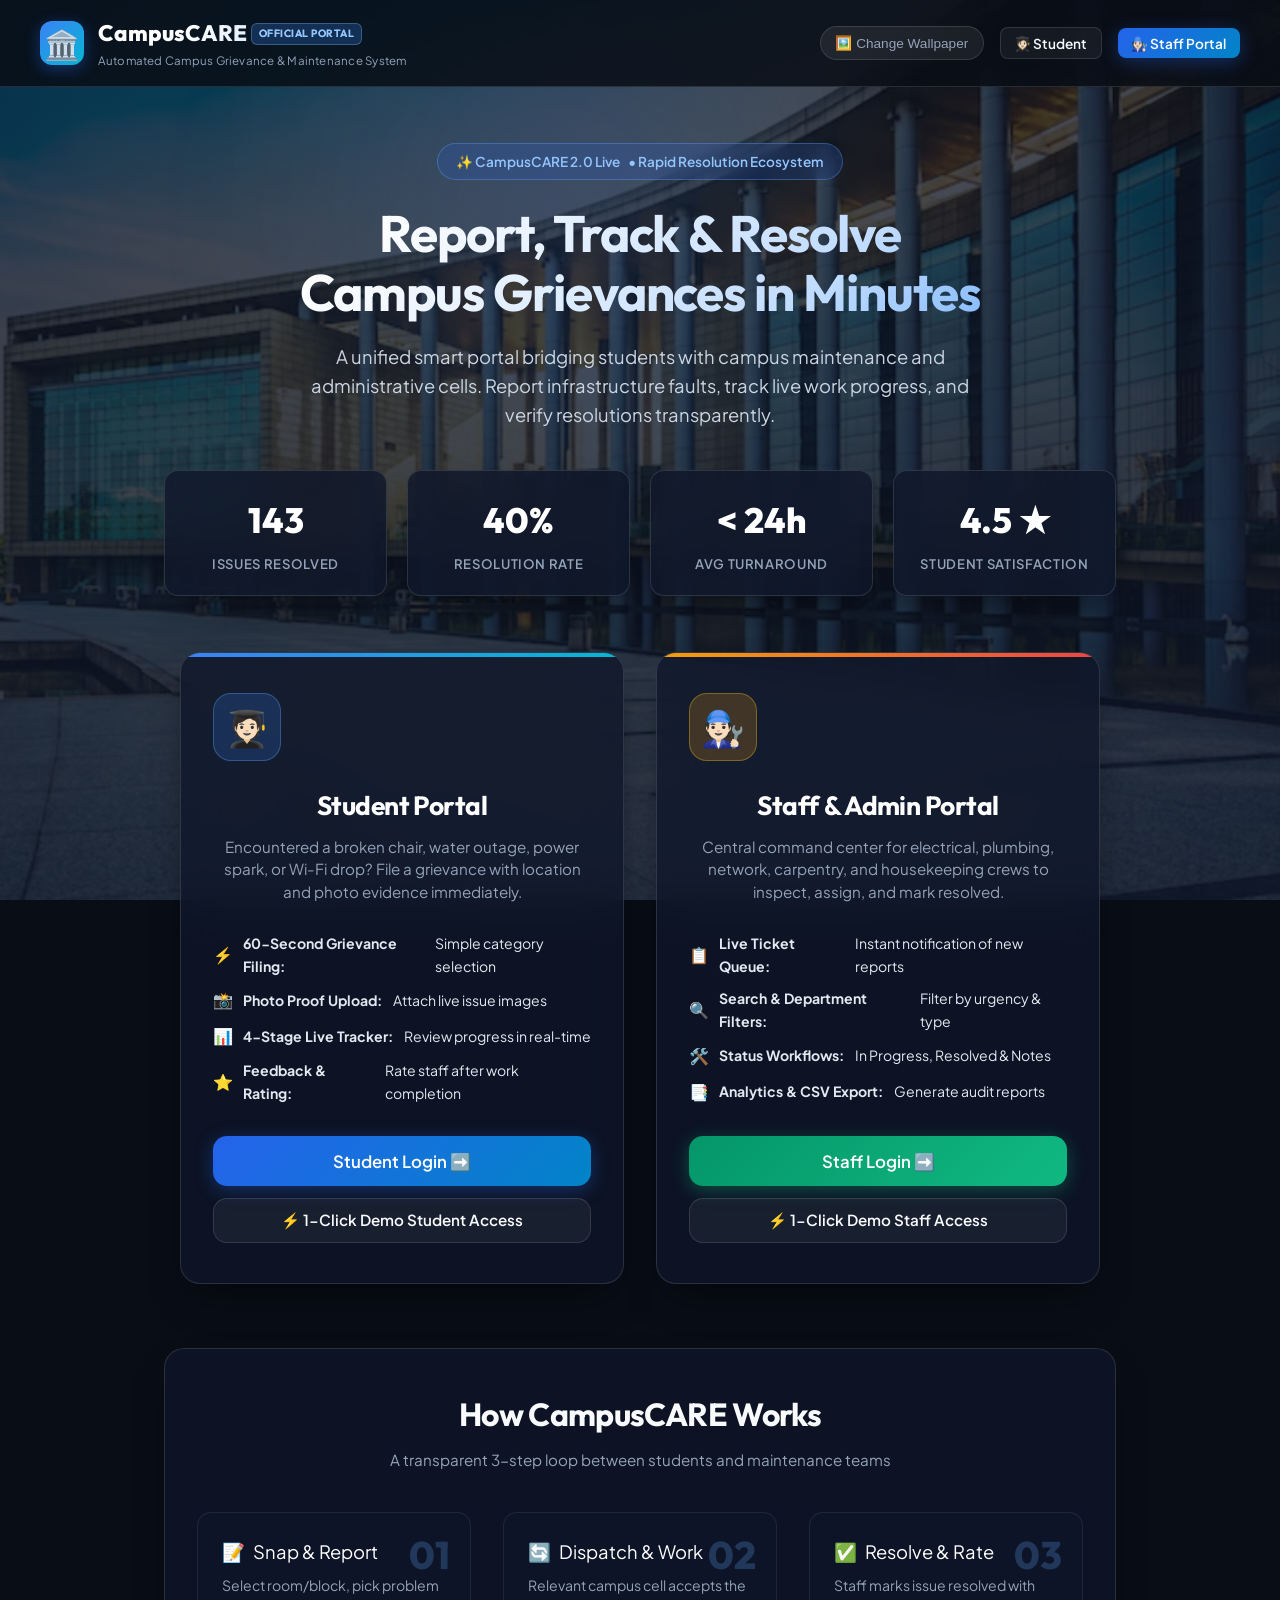
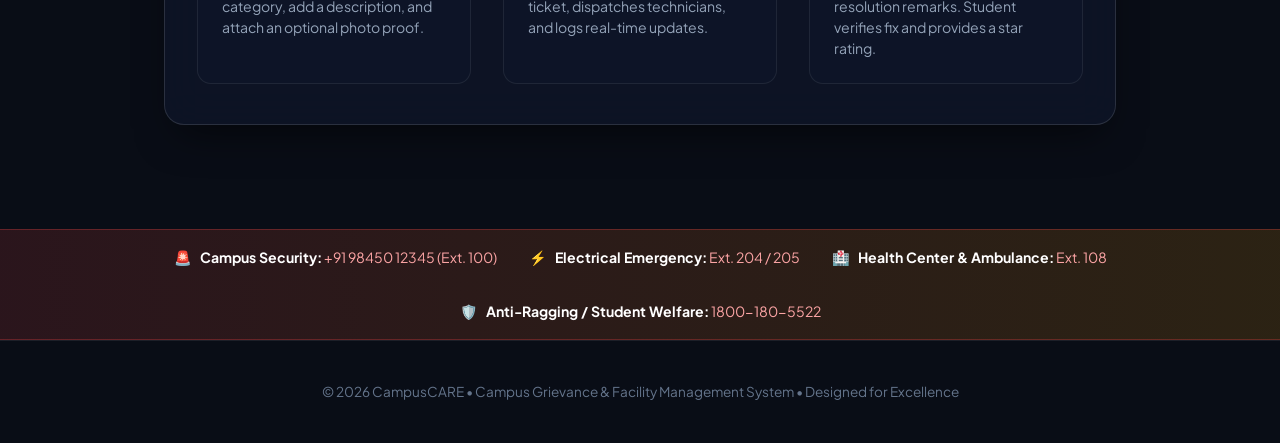
<file: index.html>
<!DOCTYPE html>
<html lang="en">
<head>
    <meta charset="UTF-8">
    <meta name="viewport" content="width=device-width, initial-scale=1.0">
    <title>CampusCARE - Modern Campus Maintenance & Grievance Portal</title>
    <meta name="description" content="CampusCARE provides students and staff with an automated, transparent campus grievance reporting and rapid resolution platform.">
    <link rel="stylesheet" href="style.css">
    <style>
        .hero-section {
            padding: 3.5rem 1.5rem 2.5rem;
            text-align: center;
            max-width: 1000px;
            margin: 0 auto;
        }

        .hero-pill {
            display: inline-flex;
            align-items: center;
            gap: 0.5rem;
            padding: 0.4rem 1.1rem;
            background: rgba(37, 99, 235, 0.18);
            border: 1px solid rgba(96, 165, 250, 0.35);
            border-radius: var(--radius-full);
            color: #93c5fd;
            font-size: 0.85rem;
            font-weight: 600;
            margin-bottom: 1.5rem;
            backdrop-filter: blur(8px);
        }

        .hero-title {
            font-size: clamp(2rem, 5vw + 1rem, 3.2rem);
            line-height: 1.15;
            margin-bottom: 1.25rem;
            background: linear-gradient(135deg, #ffffff 20%, #bfdbfe 70%, #60a5fa 100%);
            -webkit-background-clip: text;
            -webkit-text-fill-color: transparent;
        }

        .hero-subtitle {
            font-size: clamp(0.95rem, 2.5vw, 1.15rem);
            color: #cbd5e1;
            max-width: 680px;
            margin: 0 auto 2.5rem;
            font-weight: 400;
        }

        /* Stats Grid */
        .stats-grid {
            display: grid;
            grid-template-columns: repeat(auto-fit, minmax(min(100%, 180px), 1fr));
            gap: 1.25rem;
            margin-bottom: 3.5rem;
        }

        .stat-card {
            padding: 1.35rem 1rem;
            border-radius: var(--radius-md);
            text-align: center;
            transition: var(--transition);
        }

        .stat-card:hover {
            transform: translateY(-4px);
            border-color: rgba(56, 189, 248, 0.4);
        }

        .stat-val {
            font-family: var(--font-heading);
            font-size: 2.2rem;
            font-weight: 800;
            color: white;
            margin-bottom: 0.25rem;
        }

        .stat-label {
            font-size: 0.82rem;
            color: var(--text-secondary);
            text-transform: uppercase;
            letter-spacing: 0.05em;
            font-weight: 600;
        }

        /* Portal Cards */
        .portals-container {
            display: grid;
            grid-template-columns: repeat(auto-fit, minmax(min(100%, 300px), 1fr));
            gap: 2rem;
            max-width: 1050px;
            margin: 0 auto 4rem;
            padding: 0 1rem;
        }

        .portal-card {
            padding: 2.5rem 2rem;
            border-radius: var(--radius-lg);
            display: flex;
            flex-direction: column;
            justify-content: space-between;
            position: relative;
            overflow: hidden;
            transition: var(--transition);
        }

        .portal-card::before {
            content: '';
            position: absolute;
            top: 0;
            left: 0;
            right: 0;
            height: 4px;
            transition: var(--transition);
        }

        .portal-student::before {
            background: linear-gradient(90deg, #3b82f6, #06b6d4);
        }

        .portal-staff::before {
            background: linear-gradient(90deg, #f59e0b, #ef4444);
        }

        .portal-card:hover {
            transform: translateY(-6px);
            box-shadow: 0 25px 50px -12px rgba(0, 0, 0, 0.7);
            border-color: rgba(255, 255, 255, 0.25);
        }

        .portal-icon-wrap {
            width: 68px;
            height: 68px;
            border-radius: 18px;
            display: flex;
            align-items: center;
            justify-content: center;
            font-size: 2.2rem;
            margin-bottom: 1.5rem;
        }

        .portal-student .portal-icon-wrap {
            background: rgba(59, 130, 246, 0.2);
            border: 1px solid rgba(96, 165, 250, 0.35);
        }

        .portal-staff .portal-icon-wrap {
            background: rgba(245, 158, 11, 0.2);
            border: 1px solid rgba(251, 191, 36, 0.35);
        }

        .portal-name {
            font-size: 1.65rem;
            margin-bottom: 0.5rem;
            color: white;
        }

        .portal-desc {
            color: #94a3b8;
            font-size: 0.95rem;
            margin-bottom: 1.75rem;
            line-height: 1.5;
        }

        .portal-feature-list {
            list-style: none;
            display: flex;
            flex-direction: column;
            gap: 0.65rem;
            margin-bottom: 2rem;
            text-align: left;
        }

        .portal-feature-list li {
            display: flex;
            align-items: center;
            gap: 0.65rem;
            font-size: 0.88rem;
            color: #e2e8f0;
        }

        .portal-feature-list li span.bullet-icon {
            font-size: 1rem;
        }

        .portal-action-group {
            display: flex;
            flex-direction: column;
            gap: 0.75rem;
        }

        /* How it works section */
        .workflow-section {
            max-width: 1050px;
            margin: 0 auto 4rem;
            padding: 2.5rem 2rem;
            border-radius: var(--radius-lg);
            text-align: center;
        }

        .section-header {
            margin-bottom: 2.5rem;
        }

        .section-title {
            font-size: 2rem;
            margin-bottom: 0.5rem;
        }

        .section-subtitle {
            color: var(--text-secondary);
            font-size: 0.95rem;
        }

        .steps-grid {
            display: grid;
            grid-template-columns: repeat(auto-fit, minmax(260px, 1fr));
            gap: 2rem;
            text-align: left;
        }

        .step-box {
            padding: 1.5rem;
            border-radius: var(--radius-md);
            background: rgba(15, 23, 42, 0.5);
            border: 1px solid rgba(255, 255, 255, 0.08);
            position: relative;
        }

        .step-num {
            font-family: var(--font-heading);
            font-size: 2.4rem;
            font-weight: 800;
            color: rgba(96, 165, 250, 0.25);
            position: absolute;
            top: 0.75rem;
            right: 1.25rem;
        }

        .step-title {
            font-size: 1.15rem;
            color: white;
            margin-bottom: 0.5rem;
            display: flex;
            align-items: center;
            gap: 0.5rem;
        }

        .step-desc {
            font-size: 0.88rem;
            color: #94a3b8;
            line-height: 1.5;
        }

        /* Emergency strip */
        .emergency-strip {
            background: linear-gradient(90deg, rgba(239, 68, 68, 0.15), rgba(245, 158, 11, 0.15));
            border-top: 1px solid rgba(239, 68, 68, 0.3);
            border-bottom: 1px solid rgba(239, 68, 68, 0.3);
            padding: 1rem 1.5rem;
            display: flex;
            flex-wrap: wrap;
            align-items: center;
            justify-content: center;
            gap: 2rem;
            font-size: 0.88rem;
        }

        .emergency-item {
            display: flex;
            align-items: center;
            gap: 0.5rem;
            color: #fca5a5;
        }

        .emergency-item strong {
            color: white;
        }

        /* Footer */
        .footer {
            padding: 2.5rem 1.5rem;
            text-align: center;
            border-top: 1px solid rgba(255, 255, 255, 0.08);
            color: var(--text-muted);
            font-size: 0.85rem;
            margin-top: auto;
        }

        .wallpaper-picker-grid {
            display: grid;
            grid-template-columns: repeat(2, 1fr);
            gap: 1rem;
            margin-top: 1rem;
        }

        .wallpaper-thumb {
            cursor: pointer;
            border-radius: var(--radius-md);
            overflow: hidden;
            border: 2px solid transparent;
            transition: var(--transition);
            position: relative;
        }

        .wallpaper-thumb.active, .wallpaper-thumb:hover {
            border-color: #38bdf8;
            transform: scale(1.02);
        }

        .wallpaper-thumb img {
            width: 100%;
            height: 90px;
            object-fit: cover;
            display: block;
        }

        .wallpaper-thumb span {
            position: absolute;
            bottom: 0;
            left: 0;
            right: 0;
            background: rgba(0, 0, 0, 0.7);
            font-size: 0.72rem;
            padding: 2px 6px;
            color: white;
            text-align: center;
        }

        /* Mobile and Tablet Responsive Breakpoints */
        @media (max-width: 768px) {
            .hero-section {
                padding: 2.25rem 1rem 1.75rem;
            }

            .stats-grid {
                grid-template-columns: repeat(2, 1fr);
                gap: 0.85rem;
                margin-bottom: 2.5rem;
            }

            .stat-card {
                padding: 1.15rem 0.75rem;
            }

            .stat-val {
                font-size: 1.75rem;
            }

            .portals-container {
                gap: 1.5rem;
                margin-bottom: 3rem;
                padding: 0 0.5rem;
            }

            .portal-card {
                padding: 1.75rem 1.25rem;
            }

            .portal-icon-wrap {
                width: 56px;
                height: 56px;
                font-size: 1.85rem;
                margin-bottom: 1.25rem;
            }

            .portal-name {
                font-size: 1.4rem;
            }

            .workflow-section {
                padding: 1.75rem 1.15rem;
                margin-bottom: 3rem;
            }

            .section-title {
                font-size: 1.6rem;
            }

            .steps-grid {
                grid-template-columns: 1fr;
                gap: 1rem;
            }

            .emergency-strip {
                flex-direction: column;
                gap: 0.75rem;
                text-align: center;
                padding: 0.85rem 1rem;
            }
        }

        @media (max-width: 480px) {
            .hero-section {
                padding: 1.75rem 0.75rem 1.25rem;
            }

            .hero-pill {
                font-size: 0.75rem;
                padding: 0.3rem 0.85rem;
            }

            .hero-title {
                font-size: 1.85rem;
                margin-bottom: 0.85rem;
            }

            .hero-subtitle {
                font-size: 0.92rem;
                margin-bottom: 1.75rem;
            }

            .stats-grid {
                grid-template-columns: repeat(2, 1fr);
                gap: 0.6rem;
            }

            .stat-val {
                font-size: 1.4rem;
            }

            .stat-label {
                font-size: 0.7rem;
            }

            .portals-container {
                grid-template-columns: 1fr;
                gap: 1rem;
                padding: 0;
            }

            .portal-card {
                padding: 1.4rem 1rem;
            }

            .portal-feature-list li {
                font-size: 0.82rem;
            }

            .step-box {
                padding: 1.15rem 1rem;
            }

            .step-num {
                font-size: 1.8rem;
                top: 0.5rem;
                right: 0.85rem;
            }
        }

        @media (max-width: 340px) {
            .stats-grid {
                grid-template-columns: 1fr;
            }
        }
    </style>
</head>
<body>
    <div class="campus-wallpaper-bg"></div>
    <div class="bg-mesh-glow"></div>

    <!-- Navigation Header -->
    <header class="navbar">
        <a href="index.html" class="brand-logo">
            <div class="brand-icon">🏛️</div>
            <div class="brand-text">
                <div class="brand-title">
                    CampusCARE
                    <span class="brand-badge">Official Portal</span>
                </div>
                <div class="brand-subtitle">Automated Campus Grievance & Maintenance System</div>
            </div>
        </a>

        <div class="nav-actions">
            <button class="wallpaper-btn" onclick="openWallpaperModal()" title="Switch Campus Background Wallpaper">
                <span>🖼️ Change Wallpaper</span>
            </button>
            <button class="btn btn-outline btn-sm" onclick="openLogin('student')">
                <span>🧑🏻‍🎓 Student</span>
            </button>
            <button class="btn btn-primary btn-sm" onclick="openLogin('staff')">
                <span>🧑🏻‍🔧 Staff Portal</span>
            </button>
        </div>
    </header>

    <!-- Hero Content -->
    <main class="hero-section">
        <div class="hero-pill">
            <span>✨ CampusCARE 2.0 Live</span> • Rapid Resolution Ecosystem
        </div>
        <h1 class="hero-title">Report, Track & Resolve<br>Campus Grievances in Minutes</h1>
        <p class="hero-subtitle">
            A unified smart portal bridging students with campus maintenance and administrative cells. Report infrastructure faults, track live work progress, and verify resolutions transparently.
        </p>

        <!-- Live Campus Stats Counters -->
        <div class="stats-grid">
            <div class="glass-panel stat-card">
                <div class="stat-val" id="stat-total">142</div>
                <div class="stat-label">Issues Resolved</div>
            </div>
            <div class="glass-panel stat-card">
                <div class="stat-val" id="stat-rate">98.4%</div>
                <div class="stat-label">Resolution Rate</div>
            </div>
            <div class="glass-panel stat-card">
                <div class="stat-val">< 24h</div>
                <div class="stat-label">Avg Turnaround</div>
            </div>
            <div class="glass-panel stat-card">
                <div class="stat-val" id="stat-rating">4.9 ★</div>
                <div class="stat-label">Student Satisfaction</div>
            </div>
        </div>

        <!-- Portals Grid -->
        <div class="portals-container">
            <!-- Student Portal Box -->
            <div class="glass-panel portal-card portal-student">
                <div>
                    <div class="portal-icon-wrap">🧑🏻‍🎓</div>
                    <h2 class="portal-name">Student Portal</h2>
                    <p class="portal-desc">
                        Encountered a broken chair, water outage, power spark, or Wi-Fi drop? File a grievance with location and photo evidence immediately.
                    </p>
                    <ul class="portal-feature-list">
                        <li><span class="bullet-icon">⚡</span> <strong>60-Second Grievance Filing:</strong> Simple category selection</li>
                        <li><span class="bullet-icon">📸</span> <strong>Photo Proof Upload:</strong> Attach live issue images</li>
                        <li><span class="bullet-icon">📊</span> <strong>4-Stage Live Tracker:</strong> Review progress in real-time</li>
                        <li><span class="bullet-icon">⭐</span> <strong>Feedback & Rating:</strong> Rate staff after work completion</li>
                    </ul>
                </div>
                <div class="portal-action-group">
                    <button class="btn btn-primary btn-lg" onclick="openLogin('student')">
                        <span>Student Login ➡️</span>
                    </button>
                    <button class="btn btn-outline" onclick="quickDemoLogin('student')">
                        <span>⚡ 1-Click Demo Student Access</span>
                    </button>
                </div>
            </div>

            <!-- Staff Portal Box -->
            <div class="glass-panel portal-card portal-staff">
                <div>
                    <div class="portal-icon-wrap">🧑🏻‍🔧</div>
                    <h2 class="portal-name">Staff & Admin Portal</h2>
                    <p class="portal-desc">
                        Central command center for electrical, plumbing, network, carpentry, and housekeeping crews to inspect, assign, and mark resolved.
                    </p>
                    <ul class="portal-feature-list">
                        <li><span class="bullet-icon">📋</span> <strong>Live Ticket Queue:</strong> Instant notification of new reports</li>
                        <li><span class="bullet-icon">🔍</span> <strong>Search & Department Filters:</strong> Filter by urgency & type</li>
                        <li><span class="bullet-icon">🛠️</span> <strong>Status Workflows:</strong> In Progress, Resolved & Notes</li>
                        <li><span class="bullet-icon">📑</span> <strong>Analytics & CSV Export:</strong> Generate audit reports</li>
                    </ul>
                </div>
                <div class="portal-action-group">
                    <button class="btn btn-emerald btn-lg" onclick="openLogin('staff')">
                        <span>Staff Login ➡️</span>
                    </button>
                    <button class="btn btn-outline" onclick="quickDemoLogin('staff')">
                        <span>⚡ 1-Click Demo Staff Access</span>
                    </button>
                </div>
            </div>
        </div>

        <!-- 3-Step Workflow -->
        <div class="glass-panel workflow-section">
            <div class="section-header">
                <h3 class="section-title">How CampusCARE Works</h3>
                <p class="section-subtitle">A transparent 3-step loop between students and maintenance teams</p>
            </div>
            <div class="steps-grid">
                <div class="step-box">
                    <div class="step-num">01</div>
                    <div class="step-title"><span>📝</span> Snap & Report</div>
                    <p class="step-desc">Select room/block, pick problem category, add a description, and attach an optional photo proof.</p>
                </div>
                <div class="step-box">
                    <div class="step-num">02</div>
                    <div class="step-title"><span>🔄</span> Dispatch & Work</div>
                    <p class="step-desc">Relevant campus cell accepts the ticket, dispatches technicians, and logs real-time updates.</p>
                </div>
                <div class="step-box">
                    <div class="step-num">03</div>
                    <div class="step-title"><span>✅</span> Resolve & Rate</div>
                    <p class="step-desc">Staff marks issue resolved with resolution remarks. Student verifies fix and provides a star rating.</p>
                </div>
            </div>
        </div>
    </main>

    <!-- Emergency Contacts Ribbon -->
    <div class="emergency-strip">
        <div class="emergency-item">
            <span>🚨</span>
            <div><strong>Campus Security:</strong> +91 98450 12345 (Ext. 100)</div>
        </div>
        <div class="emergency-item">
            <span>⚡</span>
            <div><strong>Electrical Emergency:</strong> Ext. 204 / 205</div>
        </div>
        <div class="emergency-item">
            <span>🏥</span>
            <div><strong>Health Center & Ambulance:</strong> Ext. 108</div>
        </div>
        <div class="emergency-item">
            <span>🛡️</span>
            <div><strong>Anti-Ragging / Student Welfare:</strong> 1800-180-5522</div>
        </div>
    </div>

    <!-- Footer -->
    <footer class="footer">
        <p>© 2026 CampusCARE • Campus Grievance & Facility Management System • Designed for Excellence</p>
    </footer>

    <!-- Student Login Modal -->
    <div class="modal-overlay" id="studentLoginModal">
        <div class="modal-content">
            <div class="modal-header">
                <div class="modal-title">
                    <span>🧑🏻‍🎓</span> Student Sign In
                </div>
                <button class="modal-close" onclick="closeLogin('student')">&times;</button>
            </div>
            <div class="modal-body">
                <form id="studentLoginForm" onsubmit="handleStudentLogin(event)">
                    <div class="form-group">
                        <label class="form-label" for="modalStudentUsn">University Seat Number (USN / ID)</label>
                        <input type="text" id="modalStudentUsn" class="form-input" placeholder="e.g.4MT25CS223" required value="">
                    </div>
                    <div class="form-group">
                        <label class="form-label" for="modalStudentName">Full Student Name</label>
                        <input type="text" id="modalStudentName" class="form-input" placeholder="e.g. Thanush" required value="">
                    </div>
                    <div class="form-group">
                        <label class="form-label" for="modalStudentDept">Department</label>
                        <select id="modalStudentDept" class="form-select">
                            <option value="Computer Science & Engineering">Computer Science & Engineering</option>
                            <option value="Information Science & Engineering">Information Science & Engineering</option>
                            <option value="Electronics & Communication">Electronics & Communication</option>
                            <option value="Mechanical Engineering">Mechanical Engineering</option>
                            <option value="Civil Engineering">Civil Engineering</option>
                            <option value="AI & Data Science">AI & Data Science</option>
                            <option value="MBA / Management">MBA / Management</option>
                        </select>
                    </div>
                    <div class="form-group">
                        <label class="form-label" for="modalStudentPassword">Password</label>
                        <div style="position: relative;">
                            <input type="password" id="modalStudentPassword" class="form-input" placeholder="Enter student password" required value="">
                            <button type="button" onclick="togglePasswordVisibility('modalStudentPassword')" style="position: absolute; right: 12px; top: 50%; transform: translateY(-50%); background: none; border: none; cursor: pointer; font-size: 1rem; color: #94a3b8;">👁️</button>
                        </div>
                    </div>
                    <div style="display: flex; gap: 0.75rem; margin-top: 1.5rem;">
                        <button type="submit" class="btn btn-primary" style="flex: 1;">
                            <span>Sign In to Student Portal ➡️</span>
                        </button>
                    </div>
                </form>
            </div>
        </div>
    </div>

    <!-- Staff Login Modal -->
    <div class="modal-overlay" id="staffLoginModal">
        <div class="modal-content">
            <div class="modal-header">
                <div class="modal-title">
                    <span>🧑🏻‍🔧</span> Staff & Admin Sign In
                </div>
                <button class="modal-close" onclick="closeLogin('staff')">&times;</button>
            </div>
            <div class="modal-body">
                <form id="staffLoginForm" onsubmit="handleStaffLogin(event)">
                    <div class="form-group">
                        <label class="form-label" for="modalStaffId">Staff ID / Name</label>
                        <input type="text" id="modalStaffId" class="form-input" placeholder="e.g. STF-EST-882 (Ramesh Kumar)" required value="Ramesh Kumar (Estate Officer)">
                    </div>
                    <div class="form-group">
                        <label class="form-label" for="modalStaffDept">Assigned Department</label>
                        <select id="modalStaffDept" class="form-select">
                            <option value="All Departments">Central Maintenance & Admin (All)</option>
                            <option value="Electrical">Electrical Maintenance</option>
                            <option value="Plumbing">Plumbing & Water Supply</option>
                            <option value="IT & Network">IT Infrastructure & Wi-Fi</option>
                            <option value="Civil & Carpentry">Civil & Carpentry</option>
                            <option value="Housekeeping">Housekeeping & Sanitation</option>
                        </select>
                    </div>
                    <div class="form-group">
                        <label class="form-label" for="modalStaffPassword">Password</label>
                        <div style="position: relative;">
                            <input type="password" id="modalStaffPassword" class="form-input" placeholder="Enter staff password" required value="staff123">
                            <button type="button" onclick="togglePasswordVisibility('modalStaffPassword')" style="position: absolute; right: 12px; top: 50%; transform: translateY(-50%); background: none; border: none; cursor: pointer; font-size: 1rem; color: #94a3b8;">👁️</button>
                        </div>
                    </div>
                    <div style="display: flex; gap: 0.75rem; margin-top: 1.5rem;">
                        <button type="submit" class="btn btn-emerald" style="flex: 1;">
                            <span>Sign In to Staff Portal ➡️</span>
                        </button>
                    </div>
                </form>
            </div>
        </div>
    </div>

    <!-- Wallpaper Selector Modal -->
    <div class="modal-overlay" id="wallpaperModal">
        <div class="modal-content">
            <div class="modal-header">
                <div class="modal-title">
                    <span>🖼️</span> Select Campus Wallpaper
                </div>
                <button class="modal-close" onclick="closeWallpaperModal()">&times;</button>
            </div>
            <div class="modal-body">
                <p style="font-size: 0.88rem; color: var(--text-secondary); margin-bottom: 1rem;">
                    Choose your preferred university campus backdrop. This selection will persist across all pages.
                </p>
                <div class="wallpaper-picker-grid" id="wallpaperOptionsContainer">
                    <!-- Populated dynamically via JS -->
                </div>
            </div>
        </div>
    </div>

    <script src="campus-data.js"></script>
    <script>
        // Init stats & wallpapers on load
        document.addEventListener('DOMContentLoaded', () => {
            applyWallpaper();
            refreshStats();
            buildWallpaperGrid();
        });

        function refreshStats() {
            const stats = getSystemStats();
            document.getElementById('stat-total').innerText = stats.total + 138;
            document.getElementById('stat-rate').innerText = stats.rate + '%';
            document.getElementById('stat-rating').innerText = stats.avgRating + ' ★';
        }

        function openLogin(type) {
            const modalId = type === 'student' ? 'studentLoginModal' : 'staffLoginModal';
            document.getElementById(modalId).classList.add('active');
        }

        function closeLogin(type) {
            const modalId = type === 'student' ? 'studentLoginModal' : 'staffLoginModal';
            document.getElementById(modalId).classList.remove('active');
        }

        function togglePasswordVisibility(fieldId) {
            const field = document.getElementById(fieldId);
            field.type = field.type === 'password' ? 'text' : 'password';
        }

        function handleStudentLogin(e) {
            e.preventDefault();
            const usn = document.getElementById('modalStudentUsn').value.trim();
            const name = document.getElementById('modalStudentName').value.trim();
            const dept = document.getElementById('modalStudentDept').value;
            
            setCurrentUser({
                role: 'student',
                usn: usn,
                name: name,
                department: dept,
                year: '3rd Year'
            });

            window.location.href = 'student-complaint.html';
        }

        function handleStaffLogin(e) {
            e.preventDefault();
            const name = document.getElementById('modalStaffId').value.trim();
            const dept = document.getElementById('modalStaffDept').value;

            setCurrentUser({
                role: 'staff',
                name: name,
                department: dept
            });

            window.location.href = 'staff-login.html';
        }

        function quickDemoLogin(role) {
            if (role === 'student') {
                setCurrentUser({
                    role: 'student',
                    usn: '4MT22CS223',
                    name: 'Thanush',
                    department: 'Computer Science & Engineering',
                    year: '2rd Year'
                });
                window.location.href = 'student-complaint.html';
            } else {
                setCurrentUser({
                    role: 'staff',
                    name: 'Ramesh Kumar (Estate Officer)',
                    department: 'All Departments'
                });
                window.location.href = 'staff-login.html';
            }
        }

        // Wallpaper Management
        function openWallpaperModal() {
            document.getElementById('wallpaperModal').classList.add('active');
        }

        function closeWallpaperModal() {
            document.getElementById('wallpaperModal').classList.remove('active');
        }

        function buildWallpaperGrid() {
            const current = getSavedWallpaper();
            const container = document.getElementById('wallpaperOptionsContainer');
            container.innerHTML = WALLPAPERS.map(wp => `
                <div class="wallpaper-thumb ${wp.url === current ? 'active' : ''}" onclick="selectWallpaper('${wp.url}')">
                    <img src="${wp.url}" alt="${wp.name}">
                    <span>${wp.name}</span>
                </div>
            `).join('');
        }

        function selectWallpaper(url) {
            setWallpaper(url);
            buildWallpaperGrid();
            closeWallpaperModal();
        }

        // Close modal on click outside
        window.addEventListener('click', (e) => {
            if (e.target.classList.contains('modal-overlay')) {
                e.target.classList.remove('active');
            }
        });
    </script>
</body>
</html>
</file>
<file: style.css>
/* CampusCARE - Modern University Design System & Aesthetics */
@import url('https://fonts.googleapis.com/css2?family=Outfit:wght@300;400;500;600;700;800&family=Plus+Jakarta+Sans:wght@400;500;600;700&display=swap');

:root {
    --primary: #2563eb;
    --primary-hover: #1d4ed8;
    --primary-glow: rgba(37, 99, 235, 0.35);
    --accent: #0ea5e9;
    --accent-emerald: #10b981;
    --accent-amber: #f59e0b;
    --accent-rose: #f43f5e;
    --bg-dark: #090d16;
    --card-bg: rgba(15, 23, 42, 0.78);
    --card-border: rgba(255, 255, 255, 0.12);
    --card-border-glow: rgba(56, 189, 248, 0.3);
    --text-primary: #f8fafc;
    --text-secondary: #94a3b8;
    --text-muted: #64748b;
    --input-bg: rgba(15, 23, 42, 0.65);
    --input-border: rgba(148, 163, 184, 0.25);
    --font-heading: 'Outfit', sans-serif;
    --font-body: 'Plus Jakarta Sans', sans-serif;
    --radius-sm: 8px;
    --radius-md: 14px;
    --radius-lg: 20px;
    --radius-full: 9999px;
    --shadow-card: 0 20px 40px -15px rgba(0, 0, 0, 0.6);
    --transition: all 0.25s cubic-bezier(0.16, 1, 0.3, 1);
}

* {
    box-sizing: border-box;
    margin: 0;
    padding: 0;
}

body {
    font-family: var(--font-body);
    background-color: var(--bg-dark);
    color: var(--text-primary);
    min-height: 100vh;
    display: flex;
    flex-direction: column;
    overflow-x: hidden;
    position: relative;
    line-height: 1.6;
}

/* Dynamic Campus Background Overlay */
.campus-wallpaper-bg {
    position: fixed;
    top: 0;
    left: 0;
    right: 0;
    bottom: 0;
    background-image: linear-gradient(rgba(9, 13, 22, 0.76), rgba(15, 23, 42, 0.88)), url('campus-background2.jpeg');
    background-size: cover;
    background-position: center;
    background-attachment: fixed;
    z-index: -2;
    transition: background-image 0.6s ease;
}

/* Subtle animated light mesh */
.bg-mesh-glow {
    position: fixed;
    top: -10%;
    left: 20%;
    width: 600px;
    height: 600px;
    background: radial-gradient(circle, rgba(37, 99, 235, 0.15) 0%, rgba(14, 165, 233, 0.05) 50%, transparent 70%);
    filter: blur(80px);
    z-index: -1;
    pointer-events: none;
    animation: floatGlow 12s infinite alternate ease-in-out;
}

@keyframes floatGlow {
    0% { transform: translate(0, 0) scale(1); }
    100% { transform: translate(60px, 40px) scale(1.15); }
}

/* Typography */
h1, h2, h3, h4, h5 {
    font-family: var(--font-heading);
    letter-spacing: -0.02em;
    font-weight: 700;
}

/* Glassmorphism Containers */
.glass-panel {
    background: var(--card-bg);
    backdrop-filter: blur(20px);
    -webkit-backdrop-filter: blur(20px);
    border: 1px solid var(--card-border);
    border-radius: var(--radius-lg);
    box-shadow: var(--shadow-card);
}

.glass-panel-subtle {
    background: rgba(30, 41, 59, 0.55);
    backdrop-filter: blur(14px);
    border: 1px solid rgba(255, 255, 255, 0.08);
    border-radius: var(--radius-md);
}

/* Navigation Bar */
.navbar {
    display: flex;
    justify-content: space-between;
    align-items: center;
    padding: 1rem 2.5rem;
    background: rgba(9, 13, 22, 0.85);
    backdrop-filter: blur(16px);
    border-bottom: 1px solid var(--card-border);
    position: sticky;
    top: 0;
    z-index: 100;
}

.brand-logo {
    display: flex;
    align-items: center;
    gap: 0.85rem;
    text-decoration: none;
    color: white;
}

.brand-icon {
    font-size: 1.8rem;
    background: linear-gradient(135deg, #3b82f6, #06b6d4);
    width: 44px;
    height: 44px;
    display: flex;
    align-items: center;
    justify-content: center;
    border-radius: 12px;
    box-shadow: 0 4px 15px rgba(37, 99, 235, 0.4);
}

.brand-text {
    display: flex;
    flex-direction: column;
}

.brand-title {
    font-family: var(--font-heading);
    font-size: 1.4rem;
    font-weight: 800;
    background: linear-gradient(135deg, #ffffff 30%, #93c5fd 100%);
    -webkit-background-clip: text;
    -webkit-text-fill-color: transparent;
    display: flex;
    align-items: center;
    gap: 4px;
}

.brand-badge {
    font-size: 0.65rem;
    background: rgba(59, 130, 246, 0.25);
    color: #93c5fd;
    padding: 2px 7px;
    border-radius: 6px;
    border: 1px solid rgba(147, 197, 253, 0.3);
    font-weight: 600;
    text-transform: uppercase;
    letter-spacing: 0.05em;
    -webkit-text-fill-color: #93c5fd;
}

.brand-subtitle {
    font-size: 0.72rem;
    color: var(--text-secondary);
    letter-spacing: 0.02em;
}

.nav-actions {
    display: flex;
    align-items: center;
    gap: 1rem;
}

/* Wallpaper Switcher Widget */
.wallpaper-btn {
    background: rgba(255, 255, 255, 0.07);
    border: 1px solid var(--card-border);
    color: var(--text-secondary);
    padding: 0.5rem 0.9rem;
    border-radius: var(--radius-full);
    font-size: 0.85rem;
    display: flex;
    align-items: center;
    gap: 0.4rem;
    cursor: pointer;
    transition: var(--transition);
}

.wallpaper-btn:hover {
    background: rgba(255, 255, 255, 0.15);
    color: white;
    border-color: rgba(255, 255, 255, 0.3);
}

/* Buttons */
.btn {
    display: inline-flex;
    align-items: center;
    justify-content: center;
    gap: 0.5rem;
    padding: 0.7rem 1.4rem;
    font-size: 0.95rem;
    font-weight: 600;
    border-radius: var(--radius-md);
    cursor: pointer;
    border: none;
    transition: var(--transition);
    text-decoration: none;
    font-family: var(--font-body);
}

.btn-primary {
    background: linear-gradient(135deg, #2563eb, #0284c7);
    color: white;
    box-shadow: 0 4px 18px var(--primary-glow);
}

.btn-primary:hover {
    background: linear-gradient(135deg, #1d4ed8, #0369a1);
    box-shadow: 0 6px 24px rgba(37, 99, 235, 0.55);
    transform: translateY(-2px);
}

.btn-emerald {
    background: linear-gradient(135deg, #059669, #10b981);
    color: white;
    box-shadow: 0 4px 18px rgba(16, 185, 129, 0.35);
}

.btn-emerald:hover {
    background: linear-gradient(135deg, #047857, #059669);
    transform: translateY(-2px);
    box-shadow: 0 6px 22px rgba(16, 185, 129, 0.5);
}

.btn-outline {
    background: rgba(255, 255, 255, 0.05);
    border: 1px solid var(--card-border);
    color: var(--text-primary);
}

.btn-outline:hover {
    background: rgba(255, 255, 255, 0.12);
    border-color: rgba(255, 255, 255, 0.3);
    transform: translateY(-1px);
}

.btn-danger {
    background: linear-gradient(135deg, #dc2626, #ef4444);
    color: white;
    box-shadow: 0 4px 18px rgba(239, 68, 68, 0.35);
}

.btn-danger:hover {
    background: linear-gradient(135deg, #b91c1c, #dc2626);
    transform: translateY(-2px);
    box-shadow: 0 6px 22px rgba(239, 68, 68, 0.5);
}

.btn-danger-outline {
    background: rgba(239, 68, 68, 0.1);
    border: 1px solid rgba(239, 68, 68, 0.35);
    color: #fca5a5;
}

.btn-danger-outline:hover {
    background: rgba(239, 68, 68, 0.22);
    border-color: rgba(239, 68, 68, 0.7);
    color: #ffffff;
    transform: translateY(-1px);
}

.btn-sm {
    padding: 0.4rem 0.85rem;
    font-size: 0.85rem;
    border-radius: var(--radius-sm);
}

.btn-lg {
    padding: 0.9rem 1.8rem;
    font-size: 1.05rem;
    border-radius: var(--radius-md);
}

/* Form Controls */
.form-group {
    display: flex;
    flex-direction: column;
    gap: 0.45rem;
    margin-bottom: 1.25rem;
    text-align: left;
}

.form-label {
    font-size: 0.88rem;
    font-weight: 600;
    color: #e2e8f0;
    display: flex;
    align-items: center;
    gap: 0.4rem;
}

.form-input, .form-select, .form-textarea {
    width: 100%;
    padding: 0.8rem 1.1rem;
    background: var(--input-bg);
    border: 1px solid var(--input-border);
    border-radius: var(--radius-md);
    color: var(--text-primary);
    font-size: 0.95rem;
    font-family: var(--font-body);
    transition: var(--transition);
    outline: none;
}

.form-input:focus, .form-select:focus, .form-textarea:focus {
    border-color: #38bdf8;
    background: rgba(15, 23, 42, 0.9);
    box-shadow: 0 0 0 3px rgba(56, 189, 248, 0.2);
}

.form-input::placeholder, .form-textarea::placeholder {
    color: var(--text-muted);
}

.form-select option {
    background-color: #0f172a;
    color: white;
}

/* Badges & Chips */
.badge {
    display: inline-flex;
    align-items: center;
    gap: 0.35rem;
    padding: 0.28rem 0.75rem;
    border-radius: var(--radius-full);
    font-size: 0.78rem;
    font-weight: 600;
    letter-spacing: 0.02em;
    border: 1px solid transparent;
}

.badge-pending {
    background: rgba(234, 179, 8, 0.15);
    color: #facc15;
    border-color: rgba(234, 179, 8, 0.3);
}

.badge-inprogress {
    background: rgba(59, 130, 246, 0.15);
    color: #60a5fa;
    border-color: rgba(59, 130, 246, 0.3);
}

.badge-resolved {
    background: rgba(16, 185, 129, 0.15);
    color: #34d399;
    border-color: rgba(16, 185, 129, 0.3);
}

.badge-urgent {
    background: rgba(239, 68, 68, 0.2);
    color: #f87171;
    border-color: rgba(239, 68, 68, 0.4);
    animation: pulseBadge 2s infinite;
}

@keyframes pulseBadge {
    0%, 100% { opacity: 1; }
    50% { opacity: 0.75; }
}

/* Modals */
.modal-overlay {
    display: none;
    position: fixed;
    inset: 0;
    background: rgba(0, 0, 0, 0.7);
    backdrop-filter: blur(10px);
    -webkit-backdrop-filter: blur(10px);
    z-index: 1000;
    justify-content: center;
    align-items: center;
    padding: 1.5rem;
    opacity: 0;
    transition: opacity 0.25s ease;
}

.modal-overlay.active {
    display: flex;
    opacity: 1;
}

.modal-content {
    background: #0f172a;
    border: 1px solid var(--card-border);
    border-radius: var(--radius-lg);
    width: 100%;
    max-width: 500px;
    box-shadow: 0 25px 60px -15px rgba(0, 0, 0, 0.85);
    overflow: hidden;
    animation: modalPop 0.3s cubic-bezier(0.16, 1, 0.3, 1);
}

@keyframes modalPop {
    from {
        transform: scale(0.92) translateY(15px);
        opacity: 0;
    }
    to {
        transform: scale(1) translateY(0);
        opacity: 1;
    }
}

.modal-header {
    display: flex;
    justify-content: space-between;
    align-items: center;
    padding: 1.25rem 1.5rem;
    border-bottom: 1px solid var(--card-border);
}

.modal-title {
    font-size: 1.25rem;
    font-weight: 700;
    display: flex;
    align-items: center;
    gap: 0.5rem;
}

.modal-close {
    background: transparent;
    border: none;
    color: var(--text-muted);
    font-size: 1.4rem;
    cursor: pointer;
    line-height: 1;
    transition: var(--transition);
}

.modal-close:hover {
    color: white;
}

.modal-body {
    padding: 1.5rem;
}

/* Notification Toast */
.toast-container {
    position: fixed;
    bottom: 2rem;
    right: 2rem;
    display: flex;
    flex-direction: column;
    gap: 0.75rem;
    z-index: 9999;
}

.toast {
    background: #1e293b;
    border: 1px solid rgba(255, 255, 255, 0.15);
    color: white;
    padding: 0.9rem 1.4rem;
    border-radius: var(--radius-md);
    box-shadow: 0 15px 30px rgba(0, 0, 0, 0.5);
    display: flex;
    align-items: center;
    gap: 0.75rem;
    min-width: 280px;
    animation: slideToast 0.3s ease;
}

@keyframes slideToast {
    from { transform: translateX(100%); opacity: 0; }
    to { transform: translateX(0); opacity: 1; }
}

/* Responsive utilities and Multi-device Optimization */
img {
    max-width: 100%;
    height: auto;
}

/* Tablet & Mobile Screens (<= 992px) */
@media (max-width: 992px) {
    .navbar {
        padding: 0.9rem 1.5rem;
    }
}

/* Mobile Screens (<= 768px) */
@media (max-width: 768px) {
    .navbar {
        padding: 0.85rem 1rem;
        flex-wrap: wrap;
        gap: 0.75rem;
    }

    .brand-title {
        font-size: 1.15rem;
    }

    .brand-icon {
        width: 38px;
        height: 38px;
        font-size: 1.4rem;
        border-radius: 10px;
    }

    .nav-actions {
        width: 100%;
        justify-content: flex-end;
        gap: 0.5rem;
        flex-wrap: wrap;
    }

    .nav-actions .btn, .nav-actions .wallpaper-btn {
        flex: 1 1 auto;
        padding: 0.45rem 0.75rem;
        font-size: 0.8rem;
        text-align: center;
        justify-content: center;
    }

    /* Modal Mobile Optimization */
    .modal-overlay {
        padding: 0.75rem;
        align-items: center;
    }

    .modal-content {
        max-height: 88vh;
        display: flex;
        flex-direction: column;
        border-radius: var(--radius-md);
    }

    .modal-body {
        overflow-y: auto;
        padding: 1.15rem;
    }

    /* Toast Container on Mobile */
    .toast-container {
        left: 1rem;
        right: 1rem;
        bottom: 1rem;
    }

    .toast {
        min-width: 0;
        width: 100%;
        padding: 0.75rem 1rem;
        font-size: 0.85rem;
    }
}

/* Small Mobile Screens (<= 480px) */
@media (max-width: 480px) {
    :root {
        --radius-lg: 14px;
        --radius-md: 10px;
    }

    .navbar {
        padding: 0.75rem 0.75rem;
    }

    .brand-subtitle {
        display: none;
    }

    .brand-title {
        font-size: 1.05rem;
    }

    .brand-badge {
        font-size: 0.6rem;
        padding: 1px 5px;
    }

    .btn {
        padding: 0.6rem 1rem;
        font-size: 0.88rem;
    }

    .btn-sm {
        padding: 0.35rem 0.65rem;
        font-size: 0.78rem;
    }

    .btn-lg {
        padding: 0.75rem 1.25rem;
        font-size: 0.95rem;
    }

    .form-input, .form-select, .form-textarea {
        padding: 0.65rem 0.85rem;
        font-size: 0.88rem;
    }

    .wallpaper-picker-grid {
        grid-template-columns: 1fr;
    }
}
</file>
